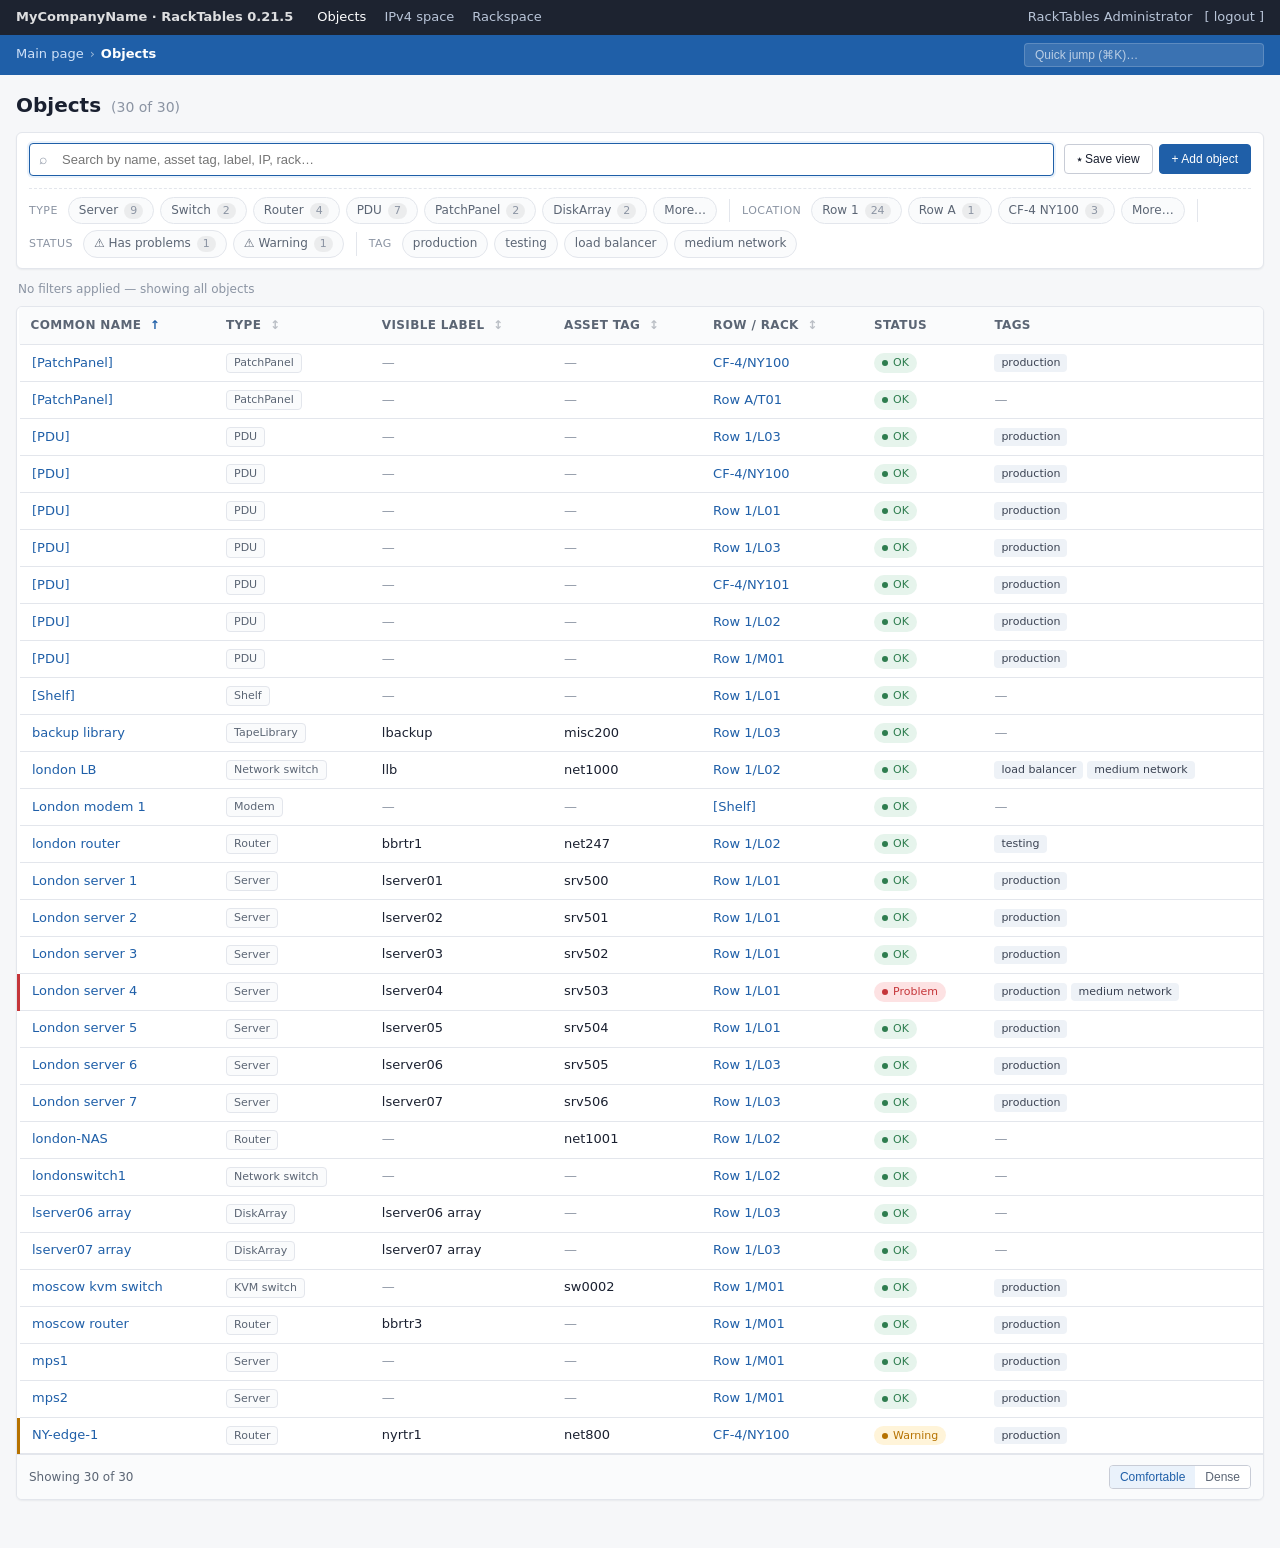
<file: index.html>
<!doctype html>
<html lang="en">
<head>
  <meta charset="utf-8" />
  <title>Objects · RackTables (improved prototype)</title>
  <meta name="viewport" content="width=device-width,initial-scale=1" />
  <link rel="stylesheet" href="styles.css" />
</head>
<body>

  <!-- Top bar — сохранили оригинальную тёмную полосу -->
  <header class="appbar">
    <span class="brand">MyCompanyName · RackTables 0.21.5</span>
    <nav>
      <a href="index.html" class="active">Objects</a>
      <a href="#">IPv4 space</a>
      <a href="#">Rackspace</a>
    </nav>
    <span class="spacer"></span>
    <span class="user">RackTables Administrator <a href="#">[ logout ]</a></span>
  </header>

  <div class="crumbs">
    <a href="#">Main page</a>
    <span class="sep">›</span>
    <strong>Objects</strong>
    <span class="spacer"></span>
    <input class="global-search" placeholder="Quick jump (⌘K)…" />
  </div>

  <main class="page">
    <h1>Objects <span class="count" id="resultCount">(63)</span></h1>

    <!-- Новая объединённая панель фильтров -->
    <div class="filterbar">
      <div class="search">
        <span class="icon">⌕</span>
        <input id="search" placeholder="Search by name, asset tag, label, IP, rack…" autofocus />
      </div>
      <div class="actions">
        <button id="saveView">⭑ Save view</button>
        <button class="primary">+ Add object</button>
      </div>

      <div class="filterbar-row2">
        <span class="chip-group-label">Type</span>
        <div class="chip" data-filter="type" data-value="Server">Server <span class="count" data-count-for="type:Server"></span></div>
        <div class="chip" data-filter="type" data-value="Network switch">Switch <span class="count" data-count-for="type:Network switch"></span></div>
        <div class="chip" data-filter="type" data-value="Router">Router <span class="count" data-count-for="type:Router"></span></div>
        <div class="chip" data-filter="type" data-value="PDU">PDU <span class="count" data-count-for="type:PDU"></span></div>
        <div class="chip" data-filter="type" data-value="PatchPanel">PatchPanel <span class="count" data-count-for="type:PatchPanel"></span></div>
        <div class="chip" data-filter="type" data-value="DiskArray">DiskArray <span class="count" data-count-for="type:DiskArray"></span></div>
        <div class="chip" data-filter="type" data-value="*">More…</div>

        <div class="chip-divider"></div>
        <span class="chip-group-label">Location</span>
        <div class="chip" data-filter="row" data-value="1">Row 1 <span class="count" data-count-for="row:1"></span></div>
        <div class="chip" data-filter="row" data-value="A">Row A <span class="count" data-count-for="row:A"></span></div>
        <div class="chip" data-filter="row" data-value="NY100">CF-4 NY100 <span class="count" data-count-for="row:NY100"></span></div>
        <div class="chip" data-filter="row" data-value="*">More…</div>

        <div class="chip-divider"></div>
        <span class="chip-group-label">Status</span>
        <div class="chip" data-filter="status" data-value="problem">⚠ Has problems <span class="count" data-count-for="status:problem"></span></div>
        <div class="chip" data-filter="status" data-value="warning">⚠ Warning <span class="count" data-count-for="status:warning"></span></div>

        <div class="chip-divider"></div>
        <span class="chip-group-label">Tag</span>
        <div class="chip" data-filter="tag" data-value="production">production</div>
        <div class="chip" data-filter="tag" data-value="testing">testing</div>
        <div class="chip" data-filter="tag" data-value="load balancer">load balancer</div>
        <div class="chip" data-filter="tag" data-value="medium network">medium network</div>
      </div>
    </div>

    <p class="filter-summary" id="filterSummary"></p>

    <div class="data-table-wrap" id="tableWrap">
      <table class="data-table">
        <thead>
          <tr>
            <th class="sortable" data-sort="name">Common name <span class="sort-arrow">↕</span></th>
            <th class="sortable" data-sort="type">Type <span class="sort-arrow">↕</span></th>
            <th class="sortable" data-sort="label">Visible label <span class="sort-arrow">↕</span></th>
            <th class="sortable" data-sort="tag">Asset tag <span class="sort-arrow">↕</span></th>
            <th class="sortable" data-sort="location">Row / Rack <span class="sort-arrow">↕</span></th>
            <th>Status</th>
            <th>Tags</th>
          </tr>
        </thead>
        <tbody id="tbody"></tbody>
      </table>
      <div class="table-footer">
        <span id="footerSummary">Showing 0 of 0</span>
        <div class="density-toggle">
          <button data-density="comfortable" class="active">Comfortable</button>
          <button data-density="dense">Dense</button>
        </div>
      </div>
    </div>
  </main>

  <div class="toast" id="toast">Saved</div>

  <script src="data.js"></script>
  <script src="app.js"></script>
</body>
</html>
</file>
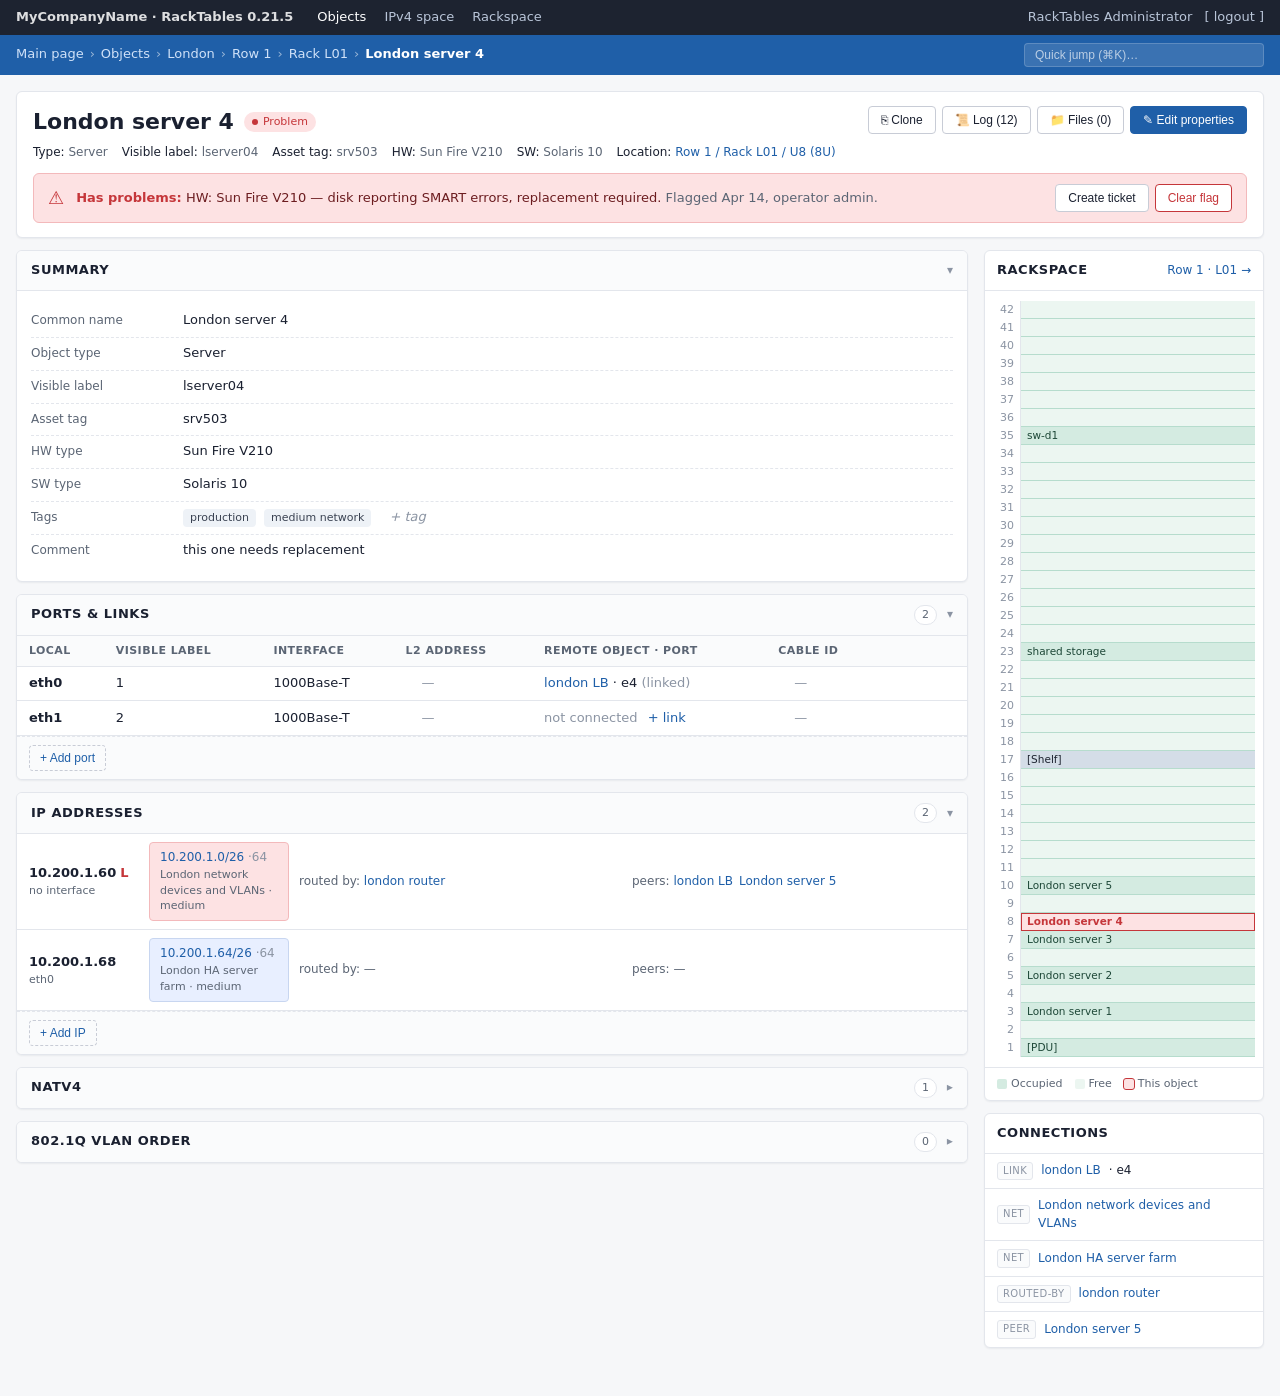
<file: object.html>
<!doctype html>
<html lang="en">
<head>
  <meta charset="utf-8" />
  <title>London server 4 · Objects · RackTables (improved prototype)</title>
  <meta name="viewport" content="width=device-width,initial-scale=1" />
  <link rel="stylesheet" href="styles.css" />
</head>
<body>

  <header class="appbar">
    <span class="brand">MyCompanyName · RackTables 0.21.5</span>
    <nav>
      <a href="index.html" class="active">Objects</a>
      <a href="#">IPv4 space</a>
      <a href="#">Rackspace</a>
    </nav>
    <span class="spacer"></span>
    <span class="user">RackTables Administrator <a href="#">[ logout ]</a></span>
  </header>

  <div class="crumbs">
    <a href="index.html">Main page</a>
    <span class="sep">›</span>
    <a href="index.html">Objects</a>
    <span class="sep">›</span>
    <a href="#">London</a>
    <span class="sep">›</span>
    <a href="#">Row 1</a>
    <span class="sep">›</span>
    <a href="#">Rack L01</a>
    <span class="sep">›</span>
    <strong>London server 4</strong>
    <span class="spacer"></span>
    <input class="global-search" placeholder="Quick jump (⌘K)…" />
  </div>

  <main class="page">

    <!-- HEADER: title + meta + alert + actions (всё на одном экране) -->
    <section class="detail-header">
      <div class="top">
        <div class="info">
          <h1>
            London server 4
            <span class="status-badge problem"><span class="dot"></span>Problem</span>
          </h1>
          <div class="meta">
            <span><b>Type:</b> Server</span>
            <span><b>Visible label:</b> lserver04</span>
            <span><b>Asset tag:</b> srv503</span>
            <span><b>HW:</b> Sun Fire V210</span>
            <span><b>SW:</b> Solaris 10</span>
            <span><b>Location:</b> <a href="#">Row 1 / Rack L01 / U8 (8U)</a></span>
          </div>
        </div>
        <div class="actions">
          <button class="btn">⎘ Clone</button>
          <button class="btn">📜 Log (12)</button>
          <button class="btn">📁 Files (0)</button>
          <button class="btn primary">✎ Edit properties</button>
        </div>
      </div>

      <div class="alert problem">
        <span style="font-size:18px">⚠</span>
        <div class="text">
          <strong>Has problems:</strong> HW: Sun Fire V210 — disk reporting SMART errors, replacement required.
          <span style="color:var(--text-muted)">Flagged Apr&nbsp;14, operator admin.</span>
        </div>
        <div class="actions">
          <button class="btn">Create ticket</button>
          <button class="btn danger-ghost">Clear flag</button>
        </div>
      </div>
    </section>

    <div class="detail-grid">

      <!-- LEFT COLUMN: scrollable sections -->
      <div>

        <!-- SUMMARY (с inline-edit) -->
        <section class="section" id="sec-summary">
          <header>
            <h2>Summary</h2>
            <span class="chev">▾</span>
          </header>
          <div class="body">
            <div class="field">
              <div class="label">Common name</div>
              <div class="value">
                <span class="v" data-edit="name" data-type="text">London server 4</span>
                <span class="pencil">✎</span>
              </div>
            </div>
            <div class="field">
              <div class="label">Object type</div>
              <div class="value">
                <span class="v" data-edit="type" data-type="select" data-options="Server,Network switch,Router,PDU,PatchPanel,DiskArray,KVM switch,Modem">Server</span>
                <span class="pencil">✎</span>
              </div>
            </div>
            <div class="field">
              <div class="label">Visible label</div>
              <div class="value"><span class="v" data-edit="label" data-type="text">lserver04</span><span class="pencil">✎</span></div>
            </div>
            <div class="field">
              <div class="label">Asset tag</div>
              <div class="value"><span class="v" data-edit="tag" data-type="text">srv503</span><span class="pencil">✎</span></div>
            </div>
            <div class="field">
              <div class="label">HW type</div>
              <div class="value"><span class="v" data-edit="hw" data-type="text">Sun Fire V210</span><span class="pencil">✎</span></div>
            </div>
            <div class="field">
              <div class="label">SW type</div>
              <div class="value"><span class="v" data-edit="sw" data-type="text">Solaris 10</span><span class="pencil">✎</span></div>
            </div>
            <div class="field">
              <div class="label">Tags</div>
              <div class="value">
                <span class="tag">production</span>
                <span class="tag">medium network</span>
                <span class="v empty" data-edit="addtag" data-type="text" style="margin-left:6px">+ tag</span>
              </div>
            </div>
            <div class="field">
              <div class="label">Comment</div>
              <div class="value"><span class="v" data-edit="comment" data-type="text" style="white-space:pre-wrap">this one needs replacement</span><span class="pencil">✎</span></div>
            </div>
          </div>
        </section>

        <!-- PORTS (inline + add row) -->
        <section class="section" id="sec-ports">
          <header>
            <h2>Ports &amp; links</h2>
            <span class="badge">2</span>
            <span class="chev">▾</span>
          </header>
          <div class="body no-pad">
            <table class="subtable">
              <thead>
                <tr>
                  <th>Local</th>
                  <th>Visible label</th>
                  <th>Interface</th>
                  <th>L2 address</th>
                  <th>Remote object · port</th>
                  <th>Cable ID</th>
                  <th></th>
                </tr>
              </thead>
              <tbody>
                <tr>
                  <td><b>eth0</b></td>
                  <td><span class="v" data-edit="port-label-1" data-type="text">1</span></td>
                  <td>1000Base-T</td>
                  <td><span class="v empty" data-edit="port-mac-1" data-type="text">—</span></td>
                  <td><a href="#">london LB</a> · e4 <span style="color:var(--text-faint)">(linked)</span></td>
                  <td><span class="v empty" data-edit="port-cable-1" data-type="text">—</span></td>
                  <td>
                    <span class="row-actions">
                      <button class="icon-btn" title="Change link">⇆</button>
                      <button class="icon-btn" title="Delete">🗑</button>
                    </span>
                  </td>
                </tr>
                <tr>
                  <td><b>eth1</b></td>
                  <td><span class="v" data-edit="port-label-2" data-type="text">2</span></td>
                  <td>1000Base-T</td>
                  <td><span class="v empty" data-edit="port-mac-2" data-type="text">—</span></td>
                  <td><span style="color:var(--text-faint)">not connected</span> <a href="#" style="margin-left:6px">+ link</a></td>
                  <td><span class="v empty" data-edit="port-cable-2" data-type="text">—</span></td>
                  <td>
                    <span class="row-actions">
                      <button class="icon-btn" title="Change link">⇆</button>
                      <button class="icon-btn" title="Delete">🗑</button>
                    </span>
                  </td>
                </tr>
              </tbody>
            </table>
            <div class="add-row">
              <button class="ghost-btn" id="addPort">+ Add port</button>
            </div>
          </div>
        </section>

        <!-- IP ADDRESSES -->
        <section class="section" id="sec-ips">
          <header>
            <h2>IP addresses</h2>
            <span class="badge">2</span>
            <span class="chev">▾</span>
          </header>
          <div class="body no-pad">
            <div class="ip-row scope-error">
              <div>
                <div><b>10.200.1.60</b> <span style="color:var(--status-error);font-weight:600">L</span></div>
                <div style="color:var(--text-muted);font-size:11px">no interface</div>
              </div>
              <div class="net">
                <div class="name"><a href="#">10.200.1.0/26</a> <span style="color:var(--text-faint)">·64</span></div>
                <div class="meta">London network devices and VLANs · medium</div>
              </div>
              <div class="peers">
                <span style="color:var(--text-muted)">routed by:</span> <a href="#">london router</a>
              </div>
              <div class="peers">
                <span style="color:var(--text-muted)">peers:</span>
                <a href="#">london LB</a><a href="#">London server 5</a>
              </div>
            </div>

            <div class="ip-row scope-medium">
              <div>
                <div><b>10.200.1.68</b></div>
                <div style="color:var(--text-muted);font-size:11px">eth0</div>
              </div>
              <div class="net">
                <div class="name"><a href="#">10.200.1.64/26</a> <span style="color:var(--text-faint)">·64</span></div>
                <div class="meta">London HA server farm · medium</div>
              </div>
              <div class="peers"><span style="color:var(--text-muted)">routed by:</span> —</div>
              <div class="peers"><span style="color:var(--text-muted)">peers:</span> —</div>
            </div>

            <div class="add-row">
              <button class="ghost-btn">+ Add IP</button>
            </div>
          </div>
        </section>

        <!-- NAT (свёрнут по умолчанию — он редко нужен) -->
        <section class="section collapsed" id="sec-nat">
          <header>
            <h2>NATv4</h2>
            <span class="badge">1</span>
            <span class="chev">▾</span>
          </header>
          <div class="body no-pad">
            <table class="subtable">
              <thead>
                <tr>
                  <th>Matched endpoint</th>
                  <th>Source object</th>
                  <th>Translated to</th>
                  <th>Comment</th>
                </tr>
              </thead>
              <tbody>
                <tr>
                  <td>UDP/<a href="#">10.200.1.60</a>:53</td>
                  <td><a href="#">london LB</a></td>
                  <td>10.200.1.68:53</td>
                  <td><span class="v empty" data-edit="nat-c-1" data-type="text">— add comment —</span></td>
                </tr>
              </tbody>
            </table>
          </div>
        </section>

        <!-- 802.1Q / VLAN — свёрнут -->
        <section class="section collapsed">
          <header>
            <h2>802.1Q VLAN order</h2>
            <span class="badge">0</span>
            <span class="chev">▾</span>
          </header>
          <div class="body" style="color:var(--text-muted)">No VLAN configuration.</div>
        </section>

      </div>

      <!-- RIGHT COLUMN: rack + connections -->
      <aside>
        <div class="rack-panel">
          <header>
            Rackspace
            <span class="loc"><a href="#">Row 1 · L01 →</a></span>
          </header>
          <div class="body">
            <div class="rack-grid" id="rackGrid"></div>
          </div>
          <div class="rack-legend">
            <span><span class="swatch" style="background:#d4ebe1"></span>Occupied</span>
            <span><span class="swatch" style="background:#ecf6f1"></span>Free</span>
            <span><span class="swatch" style="background:var(--status-self-bg);outline:1px solid var(--status-error)"></span>This object</span>
          </div>
        </div>

        <div class="connections">
          <header>Connections</header>
          <ul>
            <li><span class="role">link</span> <a href="#">london LB</a> · e4</li>
            <li><span class="role">net</span> <a href="#">London network devices and VLANs</a></li>
            <li><span class="role">net</span> <a href="#">London HA server farm</a></li>
            <li><span class="role">routed-by</span> <a href="#">london router</a></li>
            <li><span class="role">peer</span> <a href="#">London server 5</a></li>
          </ul>
        </div>
      </aside>

    </div>
  </main>

  <div class="toast" id="toast">Saved</div>

  <script src="data.js"></script>
  <script>
  (function () {
    const $ = (s, r) => (r || document).querySelector(s);
    const $$ = (s, r) => Array.from((r || document).querySelectorAll(s));

    function showToast(msg) {
      const t = $('#toast');
      t.textContent = msg;
      t.classList.add('show');
      clearTimeout(showToast._t);
      showToast._t = setTimeout(() => t.classList.remove('show'), 1200);
    }

    // --- collapsible sections ---
    $$('.section > header').forEach(h => {
      h.addEventListener('click', () => h.parentElement.classList.toggle('collapsed'));
    });

    // --- inline edit ---
    document.body.addEventListener('click', e => {
      const v = e.target.closest('.v[data-edit]');
      if (!v || v.classList.contains('editing')) return;
      e.stopPropagation();
      startEdit(v);
    });

    function startEdit(el) {
      const type = el.dataset.type || 'text';
      const original = el.classList.contains('empty') ? '' : el.textContent.trim();
      el.classList.add('editing');
      el.style.display = 'none';

      const editor = document.createElement('span');
      editor.className = 'inline-editor';

      let input;
      if (type === 'select') {
        input = document.createElement('select');
        (el.dataset.options || '').split(',').forEach(opt => {
          const o = document.createElement('option');
          o.value = opt; o.textContent = opt;
          if (opt === original) o.selected = true;
          input.appendChild(o);
        });
      } else {
        input = document.createElement('input');
        input.type = 'text';
        input.value = original;
        input.placeholder = 'Enter value';
      }
      editor.appendChild(input);

      const save = document.createElement('span');
      save.className = 'save'; save.textContent = '✓ Save';
      const cancel = document.createElement('span');
      cancel.className = 'cancel'; cancel.textContent = '✕';
      editor.appendChild(save);
      editor.appendChild(cancel);

      el.parentElement.appendChild(editor);
      input.focus();
      if (input.select) input.select();

      function commit() {
        const val = input.value.trim();
        el.textContent = val || '—';
        el.classList.toggle('empty', !val);
        cleanup();
        showToast('Saved: ' + (el.dataset.edit || 'field'));
      }
      function abort() {
        el.textContent = original || '—';
        el.classList.toggle('empty', !original);
        cleanup();
      }
      function cleanup() {
        el.style.display = '';
        el.classList.remove('editing');
        editor.remove();
      }

      save.addEventListener('click', commit);
      cancel.addEventListener('click', abort);
      input.addEventListener('keydown', ev => {
        if (ev.key === 'Enter') commit();
        if (ev.key === 'Escape') abort();
      });
      input.addEventListener('blur', () => setTimeout(() => {
        if (document.body.contains(editor)) commit();
      }, 150));
    }

    $('#addPort') && $('#addPort').addEventListener('click', () => showToast('Inline add port form (mockup)'));

    // --- render rackspace from data ---
    const rack = $('#rackGrid');
    if (rack) {
      const occupied = (window.OBJECT_DETAIL && window.OBJECT_DETAIL.rackspace) || [];
      const map = {};
      occupied.forEach(u => { map[u.unit] = u; });
      const html = [];
      for (let i = 42; i >= 1; i--) {
        const u = map[i];
        const cls = u ? ('u-cell ' + (u.kind === 'self' ? 'self' : u.kind === 'shelf' ? 'shelf' : '')) : 'u-cell empty';
        const label = u ? u.label : '';
        html.push('<div class="u-num">' + i + '</div>');
        html.push('<div class="' + cls + '" title="U' + i + (label ? ' · ' + label : '') + '">' + label + '</div>');
      }
      rack.innerHTML = html.join('');
    }
  })();
  </script>
</body>
</html>
</file>
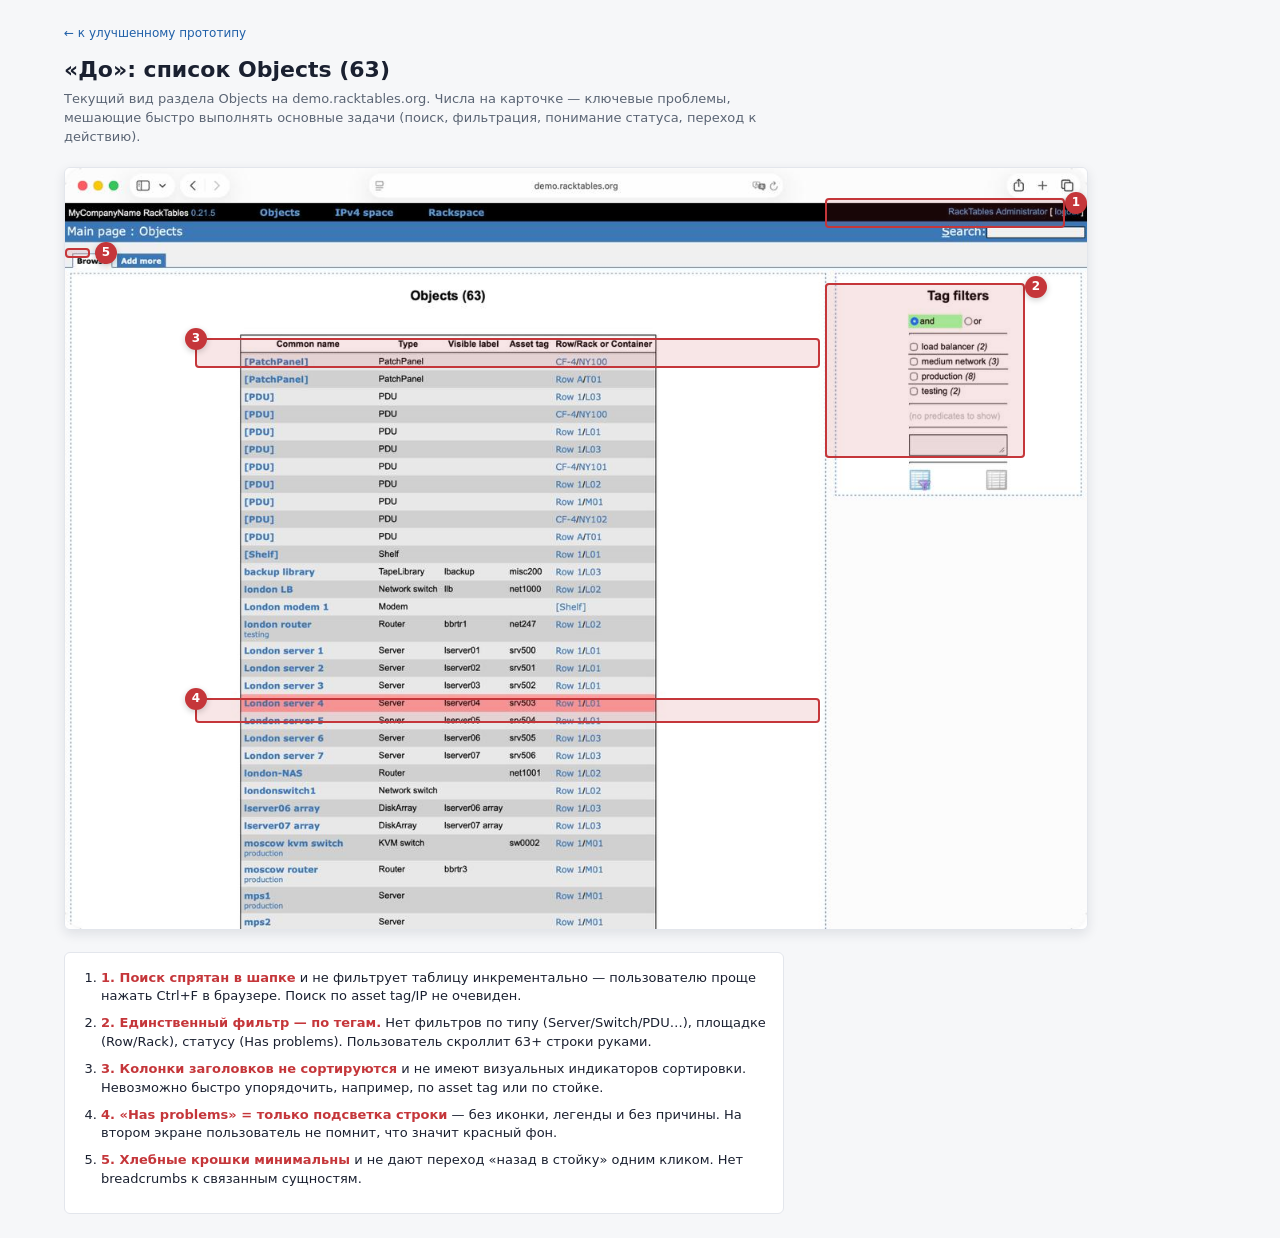
<file: before/list.html>
<!doctype html>
<html lang="ru">
<head>
  <meta charset="utf-8" />
  <title>BEFORE · Objects list · RackTables</title>
  <link rel="stylesheet" href="../styles.css" />
</head>
<body>
  <div class="annot-page">
    <a class="nav-back" href="../index.html">← к улучшенному прототипу</a>
    <h1>«До»: список Objects (63)</h1>
    <p class="lede">
      Текущий вид раздела Objects на demo.racktables.org. Числа на карточке —
      ключевые проблемы, мешающие быстро выполнять основные задачи (поиск, фильтрация,
      понимание статуса, переход к действию).
    </p>

    <div class="annot-stage" style="width: 1024px; max-width:100%;">
      <img src="before-list.jpg" alt="Objects list — current state" />

      <!-- markers сверху скриншота. Координаты подобраны под исходное 1024px-изображение. -->
      <div class="annot-marker" style="left:760px; top:30px; width:240px; height:30px;"></div>
      <div class="annot-pin"    style="left:1000px; top:24px;">1</div>

      <div class="annot-marker" style="left:760px; top:115px; width:200px; height:175px;"></div>
      <div class="annot-pin"    style="left:960px;  top:108px;">2</div>

      <div class="annot-marker" style="left:130px; top:170px; width:625px; height:30px;"></div>
      <div class="annot-pin"    style="left:120px;  top:160px;">3</div>

      <div class="annot-marker" style="left:130px; top:530px; width:625px; height:25px;"></div>
      <div class="annot-pin"    style="left:120px;  top:520px;">4</div>

      <div class="annot-marker" style="left:0; top:80px; width:25px; height:10px;"></div>
      <div class="annot-pin"    style="left:30px;  top:74px;">5</div>
    </div>

    <div class="annot-legend">
      <ol>
        <li><b>1. Поиск спрятан в шапке</b> и не фильтрует таблицу инкрементально — пользователю проще нажать Ctrl+F в браузере. Поиск по asset tag/IP не очевиден.</li>
        <li><b>2. Единственный фильтр — по тегам.</b> Нет фильтров по типу (Server/Switch/PDU…), площадке (Row/Rack), статусу (Has problems). Пользователь скроллит 63+ строки руками.</li>
        <li><b>3. Колонки заголовков не сортируются</b> и не имеют визуальных индикаторов сортировки. Невозможно быстро упорядочить, например, по asset tag или по стойке.</li>
        <li><b>4. «Has problems» = только подсветка строки</b> — без иконки, легенды и без причины. На втором экране пользователь не помнит, что значит красный фон.</li>
        <li><b>5. Хлебные крошки минимальны</b> и не дают переход «назад в стойку» одним кликом. Нет breadcrumbs к связанным сущностям.</li>
      </ol>
    </div>
  </div>
</body>
</html>
</file>
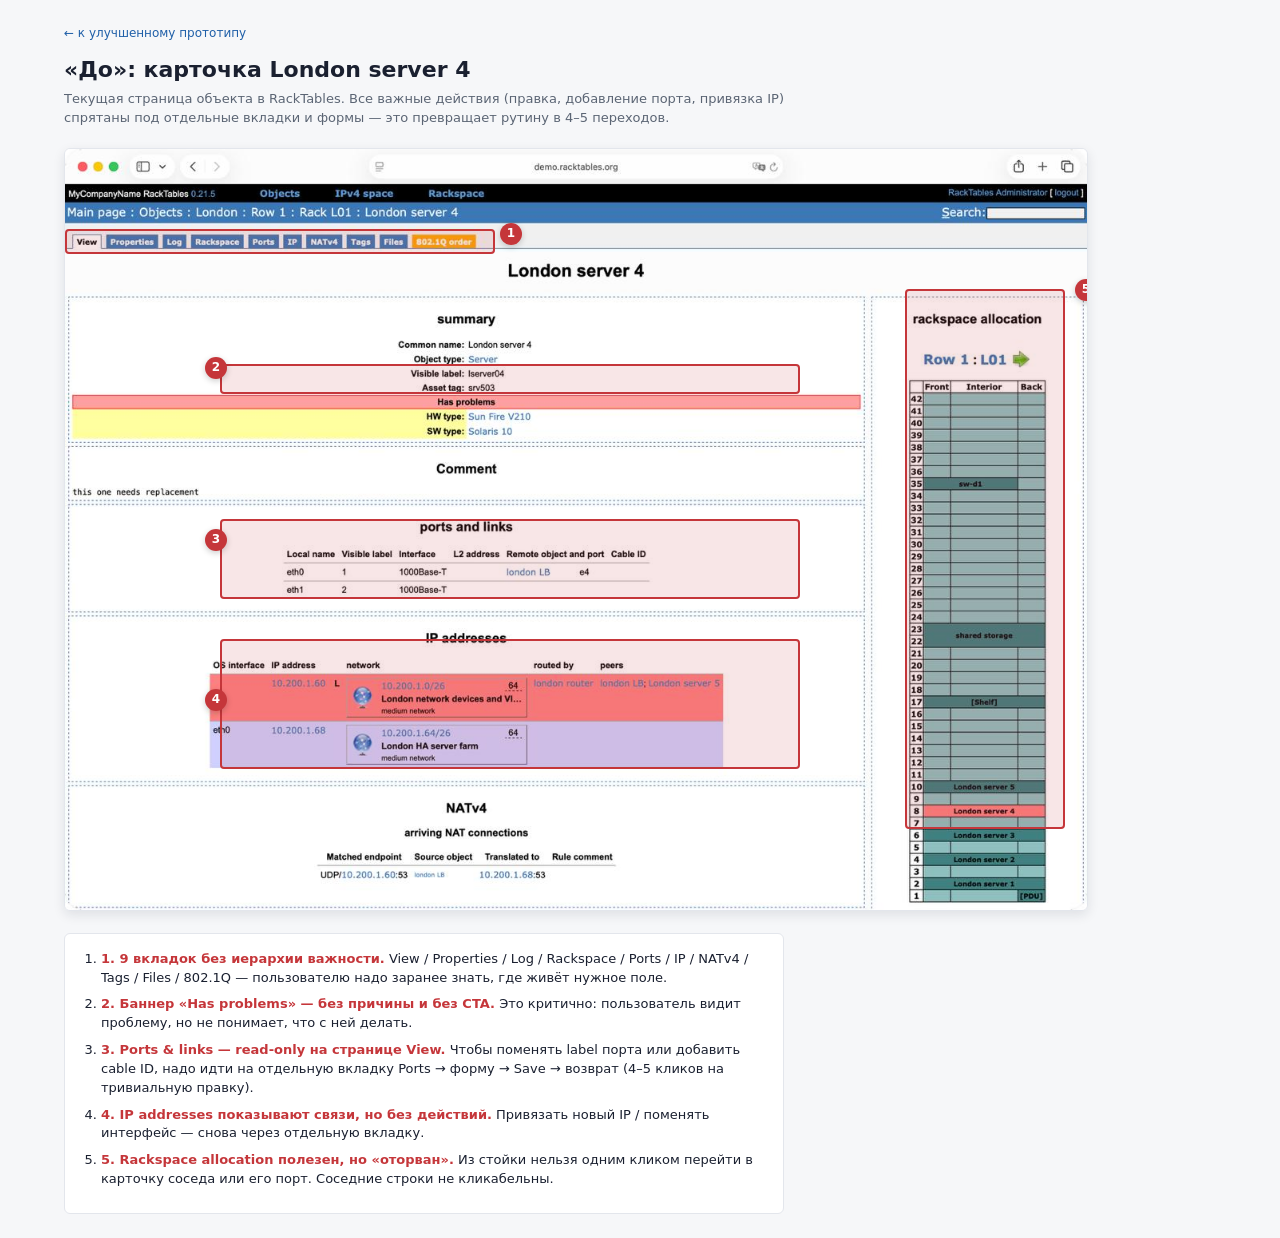
<file: before/object.html>
<!doctype html>
<html lang="ru">
<head>
  <meta charset="utf-8" />
  <title>BEFORE · Object detail · RackTables</title>
  <link rel="stylesheet" href="../styles.css" />
</head>
<body>
  <div class="annot-page">
    <a class="nav-back" href="../object.html?id=18">← к улучшенному прототипу</a>
    <h1>«До»: карточка London server 4</h1>
    <p class="lede">
      Текущая страница объекта в RackTables. Все важные действия (правка, добавление порта,
      привязка IP) спрятаны под отдельные вкладки и формы — это превращает рутину
      в 4–5 переходов.
    </p>

    <div class="annot-stage" style="width: 1024px; max-width:100%;">
      <img src="before-object.jpg" alt="Object detail — current state" />

      <div class="annot-marker" style="left:0; top:80px; width:430px; height:25px;"></div>
      <div class="annot-pin"    style="left:435px; top:74px;">1</div>

      <div class="annot-marker" style="left:155px; top:215px; width:580px; height:30px;"></div>
      <div class="annot-pin"    style="left:140px; top:208px;">2</div>

      <div class="annot-marker" style="left:155px; top:370px; width:580px; height:80px;"></div>
      <div class="annot-pin"    style="left:140px; top:380px;">3</div>

      <div class="annot-marker" style="left:155px; top:490px; width:580px; height:130px;"></div>
      <div class="annot-pin"    style="left:140px; top:540px;">4</div>

      <div class="annot-marker" style="left:840px; top:140px; width:160px; height:540px;"></div>
      <div class="annot-pin"    style="left:1010px; top:130px;">5</div>
    </div>

    <div class="annot-legend">
      <ol>
        <li><b>1. 9 вкладок без иерархии важности.</b> View / Properties / Log / Rackspace / Ports / IP / NATv4 / Tags / Files / 802.1Q — пользователю надо заранее знать, где живёт нужное поле.</li>
        <li><b>2. Баннер «Has problems» — без причины и без CTA.</b> Это критично: пользователь видит проблему, но не понимает, что с ней делать.</li>
        <li><b>3. Ports &amp; links — read-only на странице View.</b> Чтобы поменять label порта или добавить cable ID, надо идти на отдельную вкладку Ports → форму → Save → возврат (4–5 кликов на тривиальную правку).</li>
        <li><b>4. IP addresses показывают связи, но без действий.</b> Привязать новый IP / поменять интерфейс — снова через отдельную вкладку.</li>
        <li><b>5. Rackspace allocation полезен, но «оторван».</b> Из стойки нельзя одним кликом перейти в карточку соседа или его порт. Соседние строки не кликабельны.</li>
      </ol>
    </div>
  </div>
</body>
</html>
</file>
<file: styles.css>
/* RackTables Objects — improved UI prototype
   Стиль: эволюция от оригинала. Сохраняем синие акценты и насыщенную таблицу,
   но переводим типографику в современный sans-serif, добавляем токены и плотную сетку. */

:root {
  --bg: #f6f7f9;
  --surface: #ffffff;
  --surface-alt: #fafbfc;
  --border: #e3e6ec;
  --border-strong: #c8ccd6;
  --text: #1a2030;
  --text-muted: #5b6574;
  --text-faint: #8b94a3;

  /* Сохранённые акценты RackTables */
  --accent: #1f5fa8;
  --accent-hover: #174680;
  --accent-bg: #eaf2fb;

  --status-ok: #2e7d4f;
  --status-warn: #b67200;
  --status-warn-bg: #fff4d9;
  --status-error: #c5363a;
  --status-error-bg: #fde2e3;
  --status-self-bg: #fde2e3;

  --tag-bg: #eef2f7;
  --tag-text: #3a4252;

  --radius: 6px;
  --radius-sm: 4px;
  --shadow-sm: 0 1px 2px rgba(20, 30, 50, 0.06);
  --shadow-md: 0 4px 12px rgba(20, 30, 50, 0.1);

  --row-h: 32px;
  --row-h-sm: 28px;
}

* { box-sizing: border-box; }
html, body { margin: 0; padding: 0; }
body {
  font-family: -apple-system, BlinkMacSystemFont, "SF Pro Text", "Inter", "Segoe UI", system-ui, sans-serif;
  font-size: 13px;
  line-height: 1.45;
  color: var(--text);
  background: var(--bg);
  -webkit-font-smoothing: antialiased;
}

a { color: var(--accent); text-decoration: none; }
a:hover { color: var(--accent-hover); text-decoration: underline; }

/* ===== Top app bar (сохраняем тёмную полосу RackTables) ===== */
.appbar {
  background: #1d2330;
  color: #ffffff;
  padding: 8px 16px;
  display: flex;
  align-items: center;
  gap: 24px;
  font-size: 13px;
}
.appbar .brand { font-weight: 600; opacity: 0.85; }
.appbar nav { display: flex; gap: 18px; }
.appbar nav a { color: #b9c5d8; font-weight: 500; }
.appbar nav a.active { color: #ffffff; }
.appbar .spacer { flex: 1; }
.appbar .user { color: #b9c5d8; }
.appbar .user a { color: #b9c5d8; margin-left: 8px; }

/* Хлебные крошки */
.crumbs {
  background: var(--accent);
  color: #fff;
  padding: 8px 16px;
  display: flex;
  align-items: center;
  gap: 6px;
  font-size: 13px;
}
.crumbs a { color: #cfe1f8; }
.crumbs .sep { opacity: 0.55; }
.crumbs .spacer { flex: 1; }
.crumbs .global-search {
  background: rgba(255,255,255,0.12);
  border: 1px solid rgba(255,255,255,0.18);
  color: #fff;
  padding: 4px 10px;
  border-radius: var(--radius-sm);
  width: 240px;
  font-size: 12px;
}
.crumbs .global-search::placeholder { color: rgba(255,255,255,0.65); }

/* ===== Page layout ===== */
.page {
  max-width: 1440px;
  margin: 0 auto;
  padding: 16px 16px 48px;
}
.page h1 {
  font-size: 20px;
  font-weight: 600;
  margin: 0 0 12px;
  display: flex;
  align-items: baseline;
  gap: 10px;
}
.page h1 .count {
  color: var(--text-faint);
  font-weight: 400;
  font-size: 14px;
}

/* ===== Filter bar (новое: единая панель быстрых фильтров) ===== */
.filterbar {
  background: var(--surface);
  border: 1px solid var(--border);
  border-radius: var(--radius);
  padding: 10px 12px;
  margin-bottom: 12px;
  display: grid;
  grid-template-columns: 1fr auto;
  gap: 10px;
  align-items: center;
  box-shadow: var(--shadow-sm);
}
.filterbar .search {
  position: relative;
  display: flex;
  align-items: center;
}
.filterbar .search input {
  width: 100%;
  padding: 8px 12px 8px 32px;
  border: 1px solid var(--border-strong);
  border-radius: var(--radius-sm);
  font-size: 13px;
  background: var(--surface);
}
.filterbar .search input:focus {
  outline: none;
  border-color: var(--accent);
  box-shadow: 0 0 0 2px var(--accent-bg);
}
.filterbar .search .icon {
  position: absolute;
  left: 10px;
  color: var(--text-faint);
  font-size: 14px;
}
.filterbar .actions {
  display: flex;
  gap: 6px;
}
.filterbar .actions button {
  background: var(--surface);
  border: 1px solid var(--border-strong);
  color: var(--text);
  padding: 7px 12px;
  font-size: 12px;
  border-radius: var(--radius-sm);
  cursor: pointer;
  font-weight: 500;
}
.filterbar .actions button:hover { background: var(--surface-alt); border-color: var(--accent); }
.filterbar .actions button.primary {
  background: var(--accent);
  border-color: var(--accent);
  color: #fff;
}
.filterbar .actions button.primary:hover { background: var(--accent-hover); }

.filterbar-row2 {
  grid-column: 1 / -1;
  display: flex;
  flex-wrap: wrap;
  gap: 6px;
  padding-top: 8px;
  border-top: 1px dashed var(--border);
  margin-top: 2px;
}

/* Filter chip */
.chip {
  display: inline-flex;
  align-items: center;
  gap: 6px;
  background: var(--surface-alt);
  border: 1px solid var(--border);
  color: var(--text-muted);
  padding: 4px 10px;
  border-radius: 999px;
  font-size: 12px;
  cursor: pointer;
  user-select: none;
  transition: all 0.12s ease;
}
.chip:hover { border-color: var(--accent); color: var(--text); }
.chip.active {
  background: var(--accent-bg);
  border-color: var(--accent);
  color: var(--accent);
  font-weight: 500;
}
.chip .count {
  background: rgba(0,0,0,0.06);
  border-radius: 8px;
  padding: 0 6px;
  font-size: 11px;
  color: var(--text-faint);
}
.chip.active .count { background: rgba(31,95,168,0.15); color: var(--accent); }
.chip .x { opacity: 0.6; margin-left: 2px; }

.chip-group-label {
  font-size: 11px;
  text-transform: uppercase;
  letter-spacing: 0.04em;
  color: var(--text-faint);
  align-self: center;
  margin-right: 4px;
}
.chip-divider {
  width: 1px;
  background: var(--border);
  margin: 2px 6px;
}

/* ===== Active filters summary ===== */
.filter-summary {
  font-size: 12px;
  color: var(--text-muted);
  margin: 0 0 8px 2px;
}
.filter-summary strong { color: var(--text); font-weight: 600; }
.filter-summary .clear {
  margin-left: 8px;
  color: var(--accent);
  cursor: pointer;
}

/* ===== Density-aware data table ===== */
.data-table-wrap {
  background: var(--surface);
  border: 1px solid var(--border);
  border-radius: var(--radius);
  overflow: hidden;
  box-shadow: var(--shadow-sm);
}
.data-table {
  width: 100%;
  border-collapse: collapse;
  font-size: 13px;
}
.data-table thead th {
  text-align: left;
  background: var(--surface-alt);
  border-bottom: 1px solid var(--border);
  padding: 10px 12px;
  font-weight: 600;
  color: var(--text-muted);
  font-size: 12px;
  text-transform: uppercase;
  letter-spacing: 0.03em;
  white-space: nowrap;
  position: sticky;
  top: 0;
  z-index: 2;
  user-select: none;
}
.data-table thead th.sortable { cursor: pointer; }
.data-table thead th.sortable:hover { color: var(--text); }
.data-table thead th .sort-arrow {
  display: inline-block;
  margin-left: 4px;
  opacity: 0.4;
}
.data-table thead th.sorted .sort-arrow { opacity: 1; color: var(--accent); }

.data-table tbody td {
  padding: 8px 12px;
  border-bottom: 1px solid var(--border);
  vertical-align: middle;
  height: var(--row-h);
}
.data-table tbody tr { transition: background 0.08s; }
.data-table tbody tr:hover { background: var(--accent-bg); cursor: pointer; }
.data-table tbody tr.selected { background: var(--accent-bg); }

.data-table tbody tr.status-problem td:first-child {
  border-left: 3px solid var(--status-error);
}
.data-table tbody tr.status-warning td:first-child {
  border-left: 3px solid var(--status-warn);
}
.data-table tbody tr.status-ok td:first-child {
  border-left: 3px solid transparent;
}

/* Status badge cell */
.status-badge {
  display: inline-flex;
  align-items: center;
  gap: 5px;
  font-size: 11px;
  padding: 2px 8px;
  border-radius: 10px;
  font-weight: 500;
}
.status-badge.ok { color: var(--status-ok); background: #e6f4ec; }
.status-badge.warning { color: var(--status-warn); background: var(--status-warn-bg); }
.status-badge.problem { color: var(--status-error); background: var(--status-error-bg); }
.status-badge .dot {
  width: 6px; height: 6px; border-radius: 50%; background: currentColor;
}

/* Tag cell */
.cell-tags { display: flex; flex-wrap: wrap; gap: 4px; }
.tag {
  background: var(--tag-bg);
  color: var(--tag-text);
  padding: 1px 7px;
  font-size: 11px;
  border-radius: 4px;
  font-weight: 500;
}

/* Type pill */
.type-pill {
  display: inline-block;
  padding: 1px 7px;
  font-size: 11px;
  border-radius: 4px;
  background: var(--surface-alt);
  border: 1px solid var(--border);
  color: var(--text-muted);
  white-space: nowrap;
}

/* Empty state */
.empty {
  padding: 48px 16px;
  text-align: center;
  color: var(--text-faint);
}
.empty h3 { color: var(--text-muted); font-weight: 500; margin: 0 0 4px; }

/* Footer (pagination + density toggle) */
.table-footer {
  display: flex;
  align-items: center;
  justify-content: space-between;
  padding: 10px 12px;
  border-top: 1px solid var(--border);
  background: var(--surface-alt);
  font-size: 12px;
  color: var(--text-muted);
}
.density-toggle {
  display: inline-flex;
  border: 1px solid var(--border-strong);
  border-radius: var(--radius-sm);
  overflow: hidden;
}
.density-toggle button {
  background: var(--surface);
  border: 0;
  padding: 4px 10px;
  font-size: 12px;
  color: var(--text-muted);
  cursor: pointer;
}
.density-toggle button.active {
  background: var(--accent-bg);
  color: var(--accent);
  font-weight: 500;
}

.dense .data-table tbody td { padding: 4px 12px; height: var(--row-h-sm); font-size: 12.5px; }

/* ===== Object preview pane (hover preview) ===== */
.preview-pane {
  position: fixed;
  right: 16px;
  top: 110px;
  width: 320px;
  background: var(--surface);
  border: 1px solid var(--border);
  border-radius: var(--radius);
  box-shadow: var(--shadow-md);
  padding: 14px;
  font-size: 12px;
  z-index: 10;
}
.preview-pane h4 { margin: 0 0 4px; font-size: 14px; font-weight: 600; }
.preview-pane .meta { color: var(--text-muted); margin-bottom: 10px; }
.preview-pane .row { display: flex; justify-content: space-between; padding: 3px 0; }
.preview-pane .row .k { color: var(--text-muted); }
.preview-pane .actions { margin-top: 10px; display: flex; gap: 6px; }
.preview-pane .actions a {
  flex: 1;
  text-align: center;
  border: 1px solid var(--border-strong);
  border-radius: var(--radius-sm);
  padding: 5px;
  font-size: 12px;
}

/* =====================================================
   OBJECT DETAIL PAGE
   ===================================================== */

.detail-grid {
  display: grid;
  grid-template-columns: minmax(0, 1fr) 280px;
  gap: 16px;
}

.detail-header {
  background: var(--surface);
  border: 1px solid var(--border);
  border-radius: var(--radius);
  padding: 14px 16px;
  margin-bottom: 12px;
  box-shadow: var(--shadow-sm);
}
.detail-header .top {
  display: flex;
  align-items: flex-start;
  gap: 12px;
}
.detail-header .top .info { flex: 1; min-width: 0; }
.detail-header h1 {
  margin: 0;
  font-size: 22px;
  font-weight: 600;
  display: flex;
  align-items: center;
  gap: 10px;
}
.detail-header .meta {
  margin-top: 6px;
  display: flex;
  flex-wrap: wrap;
  gap: 14px;
  color: var(--text-muted);
  font-size: 12px;
}
.detail-header .meta b { color: var(--text); font-weight: 500; }
.detail-header .actions {
  display: flex;
  gap: 6px;
}
.btn {
  background: var(--surface);
  border: 1px solid var(--border-strong);
  color: var(--text);
  padding: 6px 12px;
  font-size: 12px;
  border-radius: var(--radius-sm);
  cursor: pointer;
  font-weight: 500;
}
.btn:hover { background: var(--surface-alt); border-color: var(--accent); }
.btn.primary { background: var(--accent); border-color: var(--accent); color: #fff; }
.btn.primary:hover { background: var(--accent-hover); }
.btn.danger-ghost { color: var(--status-error); border-color: var(--status-error); }
.btn.danger-ghost:hover { background: var(--status-error-bg); }

/* Problem alert with reason + CTA */
.alert {
  margin-top: 12px;
  border-radius: var(--radius);
  padding: 10px 14px;
  display: flex;
  align-items: center;
  gap: 12px;
  font-size: 13px;
}
.alert.problem { background: var(--status-error-bg); color: var(--status-error); border: 1px solid #f3b9bb; }
.alert.problem .text { flex: 1; color: #6c1d20; }
.alert.problem .text strong { color: var(--status-error); }
.alert.warning { background: var(--status-warn-bg); color: var(--status-warn); border: 1px solid #efd58c; }
.alert .actions { display: flex; gap: 6px; }

/* Section card */
.section {
  background: var(--surface);
  border: 1px solid var(--border);
  border-radius: var(--radius);
  margin-bottom: 12px;
  box-shadow: var(--shadow-sm);
  overflow: hidden;
}
.section > header {
  padding: 10px 14px;
  border-bottom: 1px solid var(--border);
  display: flex;
  align-items: center;
  gap: 10px;
  background: var(--surface-alt);
  cursor: pointer;
  user-select: none;
}
.section > header h2 {
  margin: 0;
  font-size: 13px;
  font-weight: 600;
  text-transform: uppercase;
  letter-spacing: 0.04em;
  color: var(--text);
  flex: 1;
}
.section > header .badge {
  background: var(--surface);
  border: 1px solid var(--border);
  border-radius: 10px;
  padding: 1px 7px;
  font-size: 11px;
  color: var(--text-muted);
}
.section > header .chev {
  color: var(--text-faint);
  font-size: 12px;
  transition: transform 0.15s;
}
.section.collapsed > header { border-bottom: 0; }
.section.collapsed > header .chev { transform: rotate(-90deg); }
.section.collapsed > .body { display: none; }
.section > .body { padding: 14px; }
.section > .body.no-pad { padding: 0; }

/* Inline-edit field */
.field {
  display: grid;
  grid-template-columns: 140px 1fr;
  gap: 12px;
  padding: 6px 0;
  align-items: baseline;
  border-bottom: 1px dashed var(--border);
}
.field:last-child { border-bottom: 0; }
.field .label { color: var(--text-muted); font-size: 12px; }
.field .value {
  display: flex;
  align-items: baseline;
  gap: 8px;
}
.field .value .v {
  border-bottom: 1px dashed transparent;
  padding: 2px 4px;
  margin: -2px -4px;
  border-radius: 3px;
  cursor: text;
  transition: all 0.1s;
}
.field .value .v:hover {
  background: var(--accent-bg);
  border-bottom-color: var(--accent);
}
.field .value .v.empty { color: var(--text-faint); font-style: italic; }
.field .value .pencil {
  color: var(--text-faint);
  font-size: 11px;
  opacity: 0;
  transition: opacity 0.1s;
}
.field:hover .value .pencil { opacity: 1; }

/* Inline editor */
.inline-editor {
  display: inline-flex;
  align-items: center;
  gap: 6px;
}
.inline-editor input, .inline-editor select {
  font: inherit;
  padding: 3px 6px;
  border: 1px solid var(--accent);
  border-radius: 3px;
  background: #fff;
  min-width: 200px;
}
.inline-editor .save { color: var(--accent); cursor: pointer; }
.inline-editor .cancel { color: var(--text-faint); cursor: pointer; }

/* Compact subtable for ports/IPs */
.subtable {
  width: 100%;
  border-collapse: collapse;
  font-size: 13px;
}
.subtable th, .subtable td {
  padding: 7px 12px;
  text-align: left;
  border-bottom: 1px solid var(--border);
  vertical-align: middle;
}
.subtable th {
  font-size: 11px;
  text-transform: uppercase;
  letter-spacing: 0.04em;
  color: var(--text-muted);
  font-weight: 600;
  background: var(--surface-alt);
}
.subtable tbody tr:hover { background: var(--accent-bg); }
.subtable .row-actions {
  display: inline-flex;
  gap: 4px;
  opacity: 0;
}
.subtable tr:hover .row-actions { opacity: 1; }
.subtable .icon-btn {
  background: transparent;
  border: 0;
  color: var(--text-faint);
  cursor: pointer;
  font-size: 13px;
  padding: 2px 4px;
  border-radius: 3px;
}
.subtable .icon-btn:hover { background: rgba(0,0,0,0.06); color: var(--text); }

.add-row {
  padding: 8px 12px;
  border-top: 1px dashed var(--border);
  background: var(--surface-alt);
  text-align: left;
}
.add-row .ghost-btn {
  background: transparent;
  border: 1px dashed var(--border-strong);
  color: var(--accent);
  padding: 5px 10px;
  border-radius: var(--radius-sm);
  font-size: 12px;
  cursor: pointer;
}
.add-row .ghost-btn:hover { background: var(--accent-bg); border-color: var(--accent); }

/* IP address tile */
.ip-row {
  display: grid;
  grid-template-columns: 110px 140px 1fr 1fr;
  gap: 10px;
  padding: 8px 12px;
  border-bottom: 1px solid var(--border);
  align-items: center;
}
.ip-row:hover { background: var(--accent-bg); }
.ip-row .net {
  background: var(--surface-alt);
  border: 1px solid var(--border);
  padding: 6px 10px;
  border-radius: var(--radius-sm);
  font-size: 12px;
}
.ip-row.scope-error .net { background: var(--status-error-bg); border-color: #f3b9bb; }
.ip-row.scope-medium .net { background: #e8efff; border-color: #c8d6f0; }
.ip-row .net .name { font-weight: 500; }
.ip-row .net .meta { color: var(--text-muted); font-size: 11px; }
.ip-row .peers { font-size: 12px; color: var(--text-muted); }
.ip-row .peers a { margin-right: 6px; }

/* Side rack panel */
.rack-panel {
  background: var(--surface);
  border: 1px solid var(--border);
  border-radius: var(--radius);
  box-shadow: var(--shadow-sm);
  position: sticky;
  top: 12px;
  align-self: start;
}
.rack-panel header {
  padding: 10px 12px;
  border-bottom: 1px solid var(--border);
  font-size: 13px;
  font-weight: 600;
  text-transform: uppercase;
  letter-spacing: 0.04em;
  color: var(--text);
  display: flex;
  align-items: center;
  gap: 8px;
}
.rack-panel header .loc {
  font-size: 12px;
  font-weight: 500;
  color: var(--accent);
  text-transform: none;
  letter-spacing: 0;
  margin-left: auto;
}
.rack-panel .body { padding: 10px 8px; }
.rack-grid {
  display: grid;
  grid-template-columns: 28px 1fr;
  font-size: 11px;
}
.rack-grid .u-num {
  color: var(--text-faint);
  text-align: right;
  padding-right: 6px;
  line-height: 18px;
  border-right: 1px solid var(--border);
}
.rack-grid .u-cell {
  background: #d4ebe1;
  border-bottom: 1px solid #b6dccd;
  height: 18px;
  padding: 0 6px;
  display: flex;
  align-items: center;
  font-size: 10.5px;
  color: #1d4737;
  cursor: pointer;
}
.rack-grid .u-cell.empty { background: #ecf6f1; }
.rack-grid .u-cell.shelf { background: #d4dde7; color: #1d2330; }
.rack-grid .u-cell.self {
  background: var(--status-self-bg);
  color: var(--status-error);
  font-weight: 600;
  outline: 1px solid var(--status-error);
  outline-offset: -1px;
}
.rack-grid .u-cell:hover { filter: brightness(0.96); }

.rack-legend {
  padding: 8px 12px;
  border-top: 1px solid var(--border);
  font-size: 11px;
  color: var(--text-muted);
  display: flex;
  gap: 12px;
  flex-wrap: wrap;
}
.rack-legend .swatch {
  display: inline-block;
  width: 10px; height: 10px;
  border-radius: 2px;
  margin-right: 4px;
  vertical-align: middle;
}

/* Connections panel */
.connections {
  background: var(--surface);
  border: 1px solid var(--border);
  border-radius: var(--radius);
  margin-top: 12px;
  box-shadow: var(--shadow-sm);
}
.connections header {
  padding: 10px 12px;
  border-bottom: 1px solid var(--border);
  font-size: 13px;
  font-weight: 600;
  text-transform: uppercase;
  letter-spacing: 0.04em;
}
.connections ul { list-style: none; padding: 0; margin: 0; }
.connections li {
  padding: 8px 12px;
  border-bottom: 1px solid var(--border);
  display: flex;
  align-items: center;
  gap: 8px;
  font-size: 12px;
}
.connections li:last-child { border-bottom: 0; }
.connections li .role {
  font-size: 10px;
  color: var(--text-faint);
  text-transform: uppercase;
  letter-spacing: 0.04em;
  background: var(--surface-alt);
  border: 1px solid var(--border);
  padding: 1px 5px;
  border-radius: 3px;
}

/* Toast (saved indicator) */
.toast {
  position: fixed;
  bottom: 24px;
  left: 50%;
  transform: translateX(-50%);
  background: #1d2330;
  color: #fff;
  padding: 8px 16px;
  border-radius: var(--radius);
  box-shadow: var(--shadow-md);
  font-size: 12px;
  z-index: 100;
  opacity: 0;
  transition: opacity 0.2s, transform 0.2s;
  pointer-events: none;
}
.toast.show { opacity: 1; transform: translateX(-50%) translateY(-4px); }

/* ===== Before pages (annotated screenshots) ===== */
.annot-page {
  max-width: 1200px;
  margin: 0 auto;
  padding: 24px;
}
.annot-page h1 { font-size: 22px; margin: 0 0 4px; }
.annot-page .lede { color: var(--text-muted); margin: 0 0 20px; max-width: 720px; }
.annot-stage {
  position: relative;
  display: inline-block;
  border: 1px solid var(--border);
  border-radius: var(--radius);
  overflow: hidden;
  box-shadow: var(--shadow-md);
}
.annot-stage img { display: block; max-width: 100%; }
.annot-marker {
  position: absolute;
  border: 2px solid var(--status-error);
  background: rgba(197, 54, 58, 0.12);
  border-radius: 4px;
  pointer-events: none;
}
.annot-pin {
  position: absolute;
  background: var(--status-error);
  color: #fff;
  border-radius: 999px;
  width: 22px;
  height: 22px;
  display: flex;
  align-items: center;
  justify-content: center;
  font-size: 12px;
  font-weight: 600;
  box-shadow: 0 2px 6px rgba(0,0,0,0.2);
  cursor: default;
}
.annot-legend {
  margin-top: 16px;
  background: var(--surface);
  border: 1px solid var(--border);
  border-radius: var(--radius);
  padding: 16px;
  max-width: 720px;
}
.annot-legend ol { padding-left: 20px; margin: 0; }
.annot-legend li { margin-bottom: 8px; }
.annot-legend li b { color: var(--status-error); }

.nav-back {
  display: inline-block;
  margin-bottom: 12px;
  font-size: 12px;
  color: var(--accent);
}
</file>
